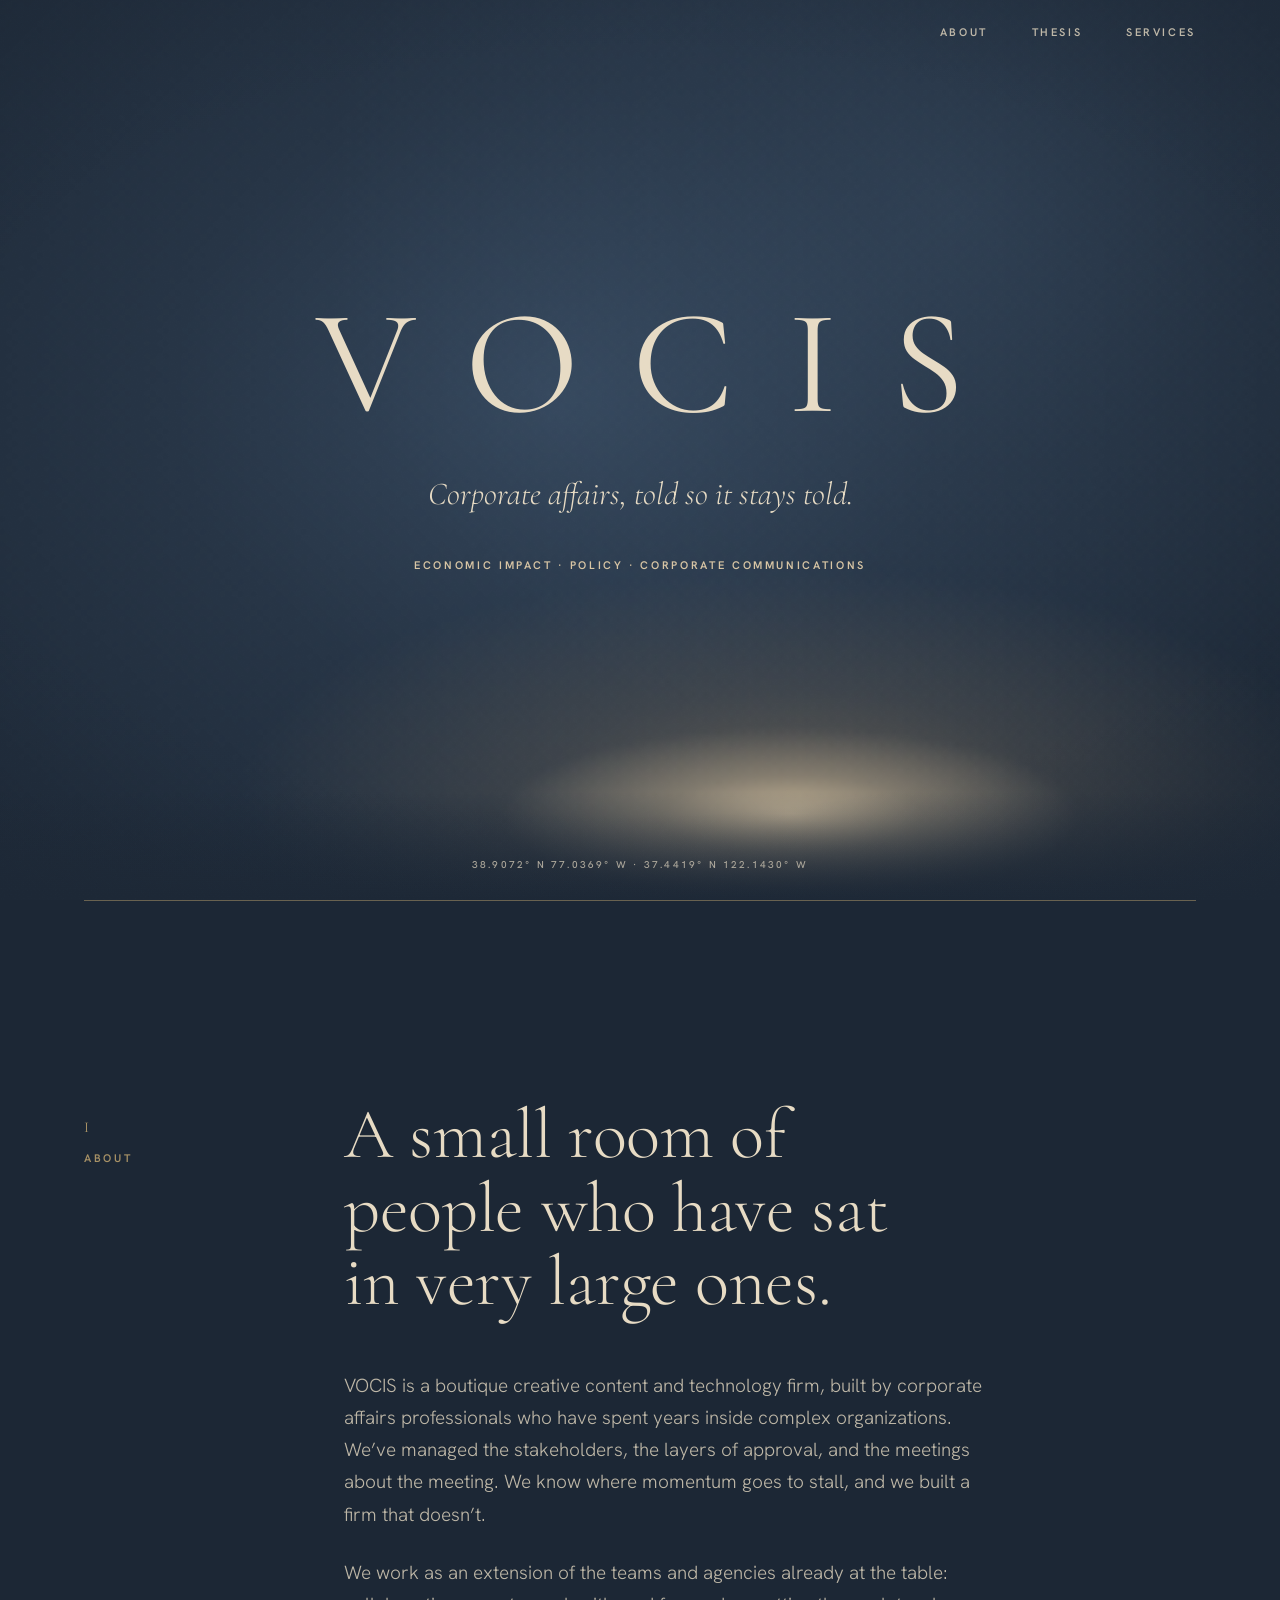
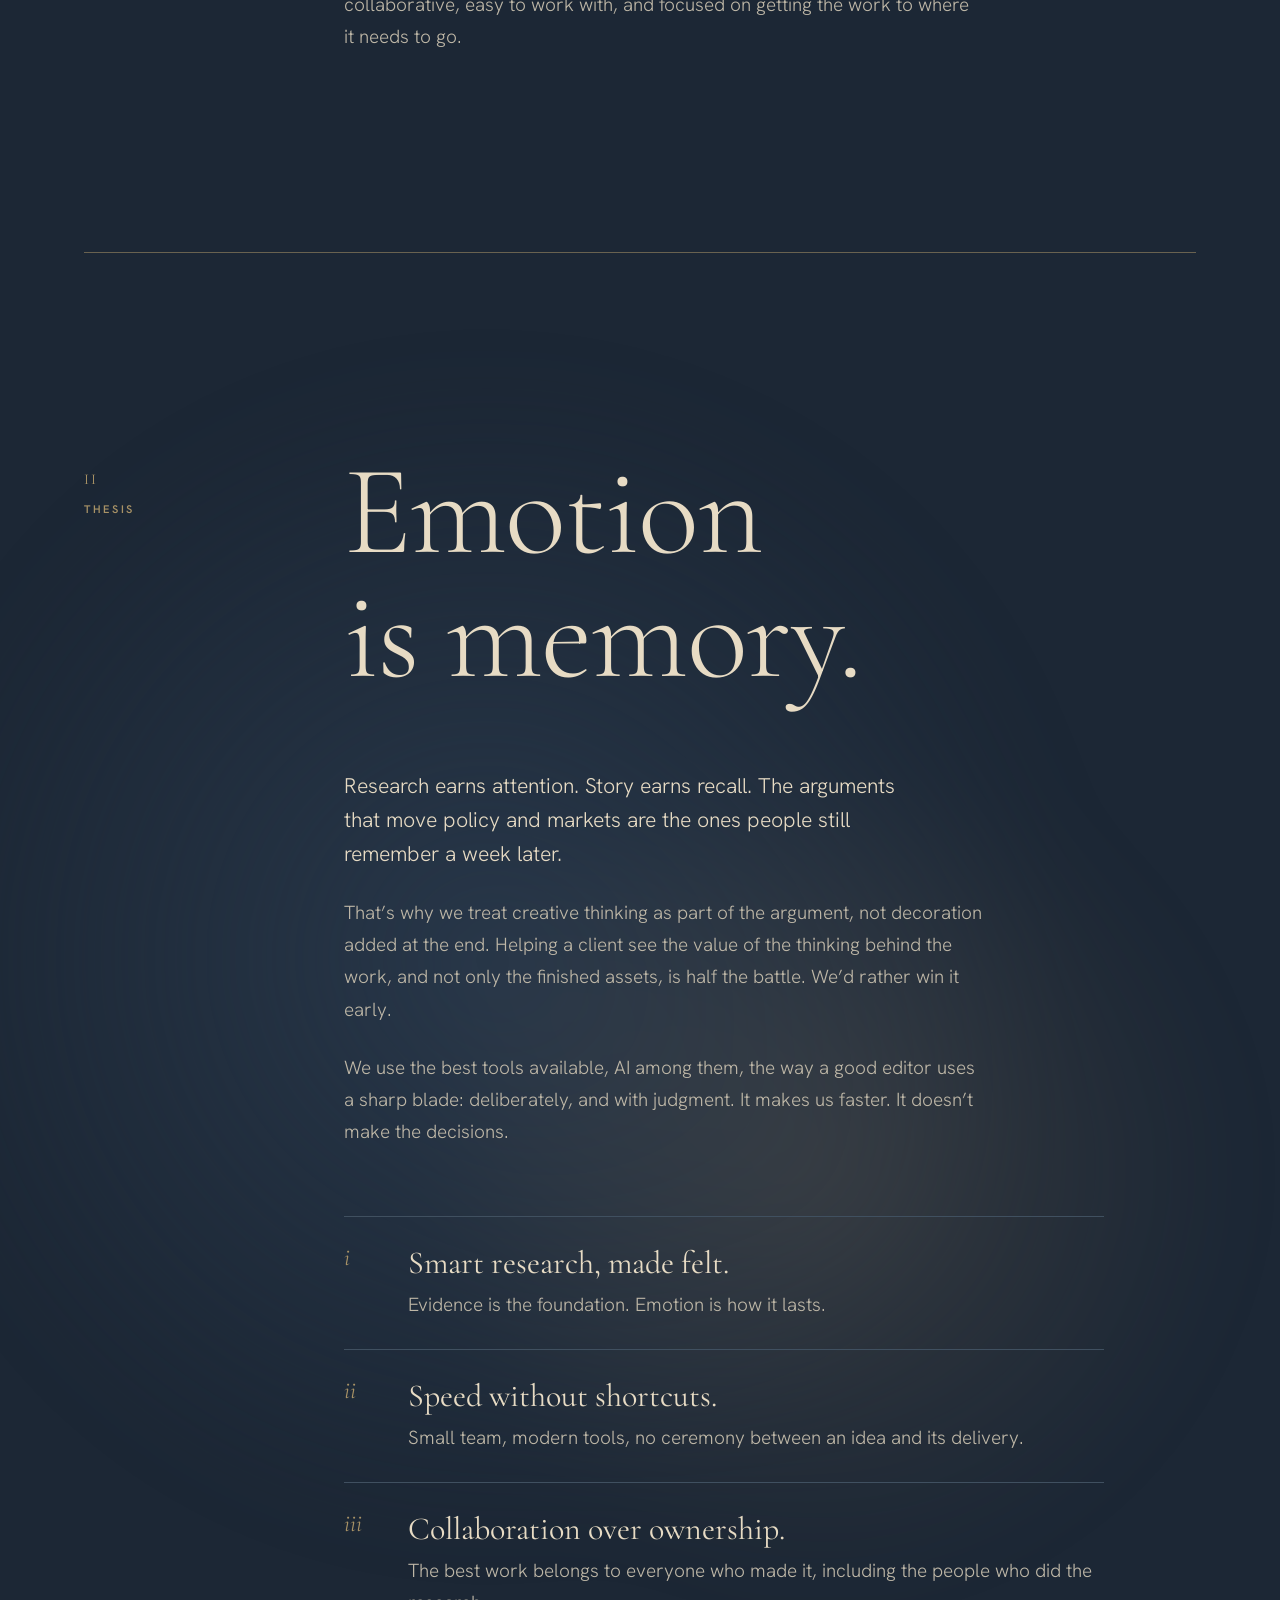
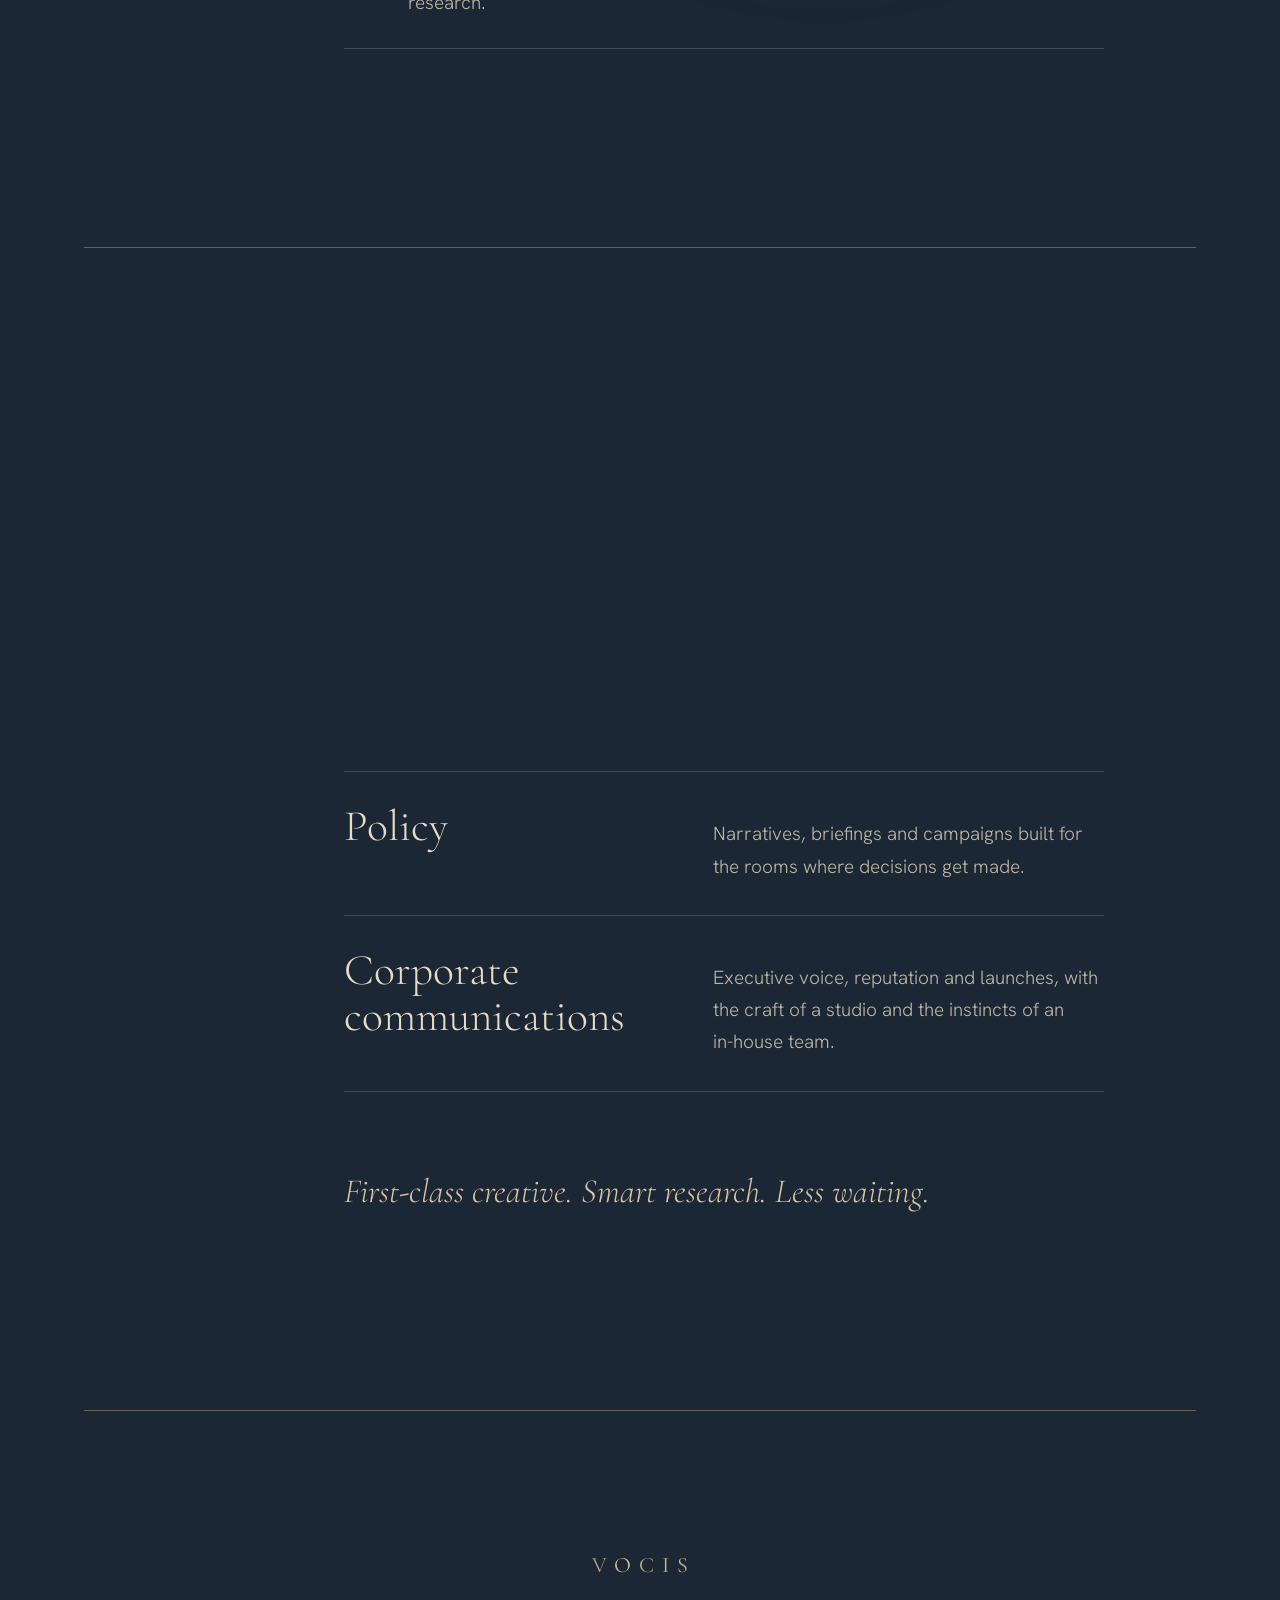
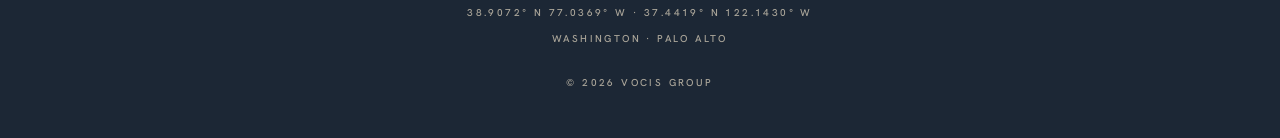
<file: index.html>
<!doctype html>
<html lang="en">
<head>
  <meta charset="utf-8">
  <meta name="viewport" content="width=device-width, initial-scale=1, viewport-fit=cover">
  <title>VOCIS</title>
  <meta name="description" content="VOCIS is a boutique creative content and technology firm for corporate affairs: economic impact, policy and corporate communications, told so it stays told.">
  <meta name="theme-color" content="#1C2735">
  <meta name="color-scheme" content="dark">
  <link rel="canonical" href="https://vocisgroup.com/">

  <meta property="og:type" content="website">
  <meta property="og:url" content="https://vocisgroup.com/">
  <meta property="og:site_name" content="VOCIS">
  <meta property="og:title" content="VOCIS">
  <meta property="og:description" content="Corporate affairs, told so it stays told.">
  <meta property="og:image" content="https://vocisgroup.com/assets/img/og-image.jpg">
  <meta property="og:image:width" content="1200">
  <meta property="og:image:height" content="630">
  <meta property="og:image:alt" content="The VOCIS wordmark on a dark navy field of soft light.">
  <meta name="twitter:card" content="summary_large_image">
  <meta name="twitter:title" content="VOCIS">
  <meta name="twitter:description" content="Corporate affairs, told so it stays told.">
  <meta name="twitter:image" content="https://vocisgroup.com/assets/img/og-image.jpg">

  <link rel="icon" href="/favicon.ico" sizes="32x32">
  <link rel="icon" href="/assets/img/favicon.svg" type="image/svg+xml">
  <link rel="apple-touch-icon" href="/assets/img/apple-touch-icon.png">

  <script>document.documentElement.className+=" js"</script>
  <link rel="preload" href="/assets/fonts/cormorant-garamond.woff2" as="font" type="font/woff2" crossorigin>
  <link rel="preload" href="/assets/fonts/hanken-grotesk.woff2" as="font" type="font/woff2" crossorigin>
  <link rel="stylesheet" href="/assets/css/main.v1.css">
  <script src="/assets/js/main.v1.js" defer></script>
</head>
<body>
  <a class="skip" href="#main">Skip to content</a>

  <header class="nav" id="nav">
    <div class="nav__inner">
      <a class="nav__mark wm" href="#top" aria-label="VOCIS, back to top">VOCIS</a>
      <nav aria-label="Sections">
        <ul class="nav__links">
          <li><a href="#about">About</a></li>
          <li><a href="#thesis">Thesis</a></li>
          <li><a href="#services">Services</a></li>
        </ul>
      </nav>
    </div>
  </header>

  <section class="hero" id="top" aria-label="Introduction">
    <canvas class="hero__field" id="field" aria-hidden="true"></canvas>
    <div class="hero__veil" aria-hidden="true"></div>
    <div class="hero__content">
      <h1 class="hero__mark wm">VOCIS</h1>
      <p class="hero__line">Corporate affairs, told so it stays told.</p>
      <p class="hero__focus label">Economic impact <span aria-hidden="true">·</span> Policy <span aria-hidden="true">·</span> Corporate communications</p>
    </div>
    <p class="hero__coords label" aria-label="Washington, DC and Palo Alto">38.9072° N 77.0369° W <span aria-hidden="true">·</span> 37.4419° N 122.1430° W</p>
  </section>

  <main id="main" tabindex="-1">

    <section class="chapter" id="about" aria-labelledby="about-title">
      <div class="chapter__index" data-reveal>
        <span class="numeral">I</span>
        <span class="label">About</span>
      </div>
      <div class="chapter__body">
        <h2 class="display" id="about-title" data-reveal>A small room of people who have sat in very large&nbsp;ones.</h2>
        <p data-reveal>VOCIS is a boutique creative content and technology firm, built by corporate affairs professionals who have spent years inside complex organizations. We’ve managed the stakeholders, the layers of approval, and the meetings about the meeting. We know where momentum goes to stall, and we built a firm that doesn’t.</p>
        <p data-reveal>We work as an extension of the teams and agencies already at the table: collaborative, easy to work with, and focused on getting the work to where it needs to go.</p>
      </div>
    </section>

    <section class="chapter chapter--thesis" id="thesis" aria-labelledby="thesis-title">
      <div class="echo" aria-hidden="true"></div>
      <div class="chapter__index" data-reveal>
        <span class="numeral">II</span>
        <span class="label">Thesis</span>
      </div>
      <div class="chapter__body">
        <h2 class="display display--xl" id="thesis-title" data-reveal>Emotion is memory.</h2>
        <p class="lede" data-reveal>Research earns attention. Story earns recall. The arguments that move policy and markets are the ones people still remember a week later.</p>
        <p data-reveal>That’s why we treat creative thinking as part of the argument, not decoration added at the end. Helping a client see the value of the thinking behind the work, and not only the finished assets, is half the battle. We’d rather win it early.</p>
        <p data-reveal>We use the best tools available, AI among them, the way a good editor uses a sharp blade: deliberately, and with judgment. It makes us faster. It doesn’t make the decisions.</p>

        <ol class="principles">
          <li data-reveal>
            <span class="principles__n" aria-hidden="true">i</span>
            <div>
              <h3>Smart research, made felt.</h3>
              <p>Evidence is the foundation. Emotion is how it lasts.</p>
            </div>
          </li>
          <li data-reveal>
            <span class="principles__n" aria-hidden="true">ii</span>
            <div>
              <h3>Speed without shortcuts.</h3>
              <p>Small team, modern tools, no ceremony between an idea and its delivery.</p>
            </div>
          </li>
          <li data-reveal>
            <span class="principles__n" aria-hidden="true">iii</span>
            <div>
              <h3>Collaboration over ownership.</h3>
              <p>The best work belongs to everyone who made it, including the people who did the research.</p>
            </div>
          </li>
        </ol>
      </div>
    </section>

    <section class="chapter" id="services" aria-labelledby="services-title">
      <div class="chapter__index" data-reveal>
        <span class="numeral">III</span>
        <span class="label">Services</span>
      </div>
      <div class="chapter__body">
        <h2 class="display" id="services-title" data-reveal>Where we work.</h2>
        <dl class="services">
          <div data-reveal>
            <dt>Economic impact</dt>
            <dd>Rigorous studies, translated into stories that policymakers, press and the public actually carry with them.</dd>
          </div>
          <div data-reveal>
            <dt>Policy</dt>
            <dd>Narratives, briefings and campaigns built for the rooms where decisions get made.</dd>
          </div>
          <div data-reveal>
            <dt>Corporate communications</dt>
            <dd>Executive voice, reputation and launches, with the craft of a studio and the instincts of an <span class="nowrap">in-house</span> team.</dd>
          </div>
        </dl>
        <p class="coda" data-reveal>First-class creative. Smart research. Less waiting.</p>
      </div>
    </section>

  </main>

  <footer class="foot">
    <p class="foot__mark wm foil">VOCIS</p>
    <p class="label foot__coords">38.9072° N 77.0369° W <span aria-hidden="true">·</span> 37.4419° N 122.1430° W</p>
    <p class="label">Washington <span aria-hidden="true">·</span> Palo Alto</p>
    <p class="label foot__copy">© 2026 VOCIS Group</p>
  </footer>
</body>
</html>
</file>
<file: assets/css/main.v1.css>
/* VOCIS — Cinematic. Ink Navy and Sand.
   Palette is fixed: use the tokens below and nothing else. */

@font-face {
  font-family: "Cormorant Garamond";
  src: url("/assets/fonts/cormorant-garamond.woff2") format("woff2");
  font-weight: 300 400;
  font-style: normal;
  font-display: swap;
}
@font-face {
  font-family: "Cormorant Garamond";
  src: url("/assets/fonts/cormorant-garamond-italic.woff2") format("woff2");
  font-weight: 300 400;
  font-style: italic;
  font-display: swap;
}
@font-face {
  font-family: "Hanken Grotesk";
  src: url("/assets/fonts/hanken-grotesk.woff2") format("woff2");
  font-weight: 300 600;
  font-style: normal;
  font-display: swap;
}

:root {
  --deep: #1C2735;
  --on-deep: #E7DBC4;
  --slate: #5E7183;
  --sand: #D8C5A4;
  --linen: #E8DFCF;
  --bone: #F4EEE4;
  --brass: #A89266;

  /* Glow stops (hero field) */
  --glow-1: #1C2735;
  --glow-2: #2D3E52;
  --glow-3: #8D7B62;
  --glow-4: #D8C5A4;

  /* Derived from the palette */
  --text: var(--on-deep);
  --text-soft: color-mix(in srgb, var(--on-deep) 80%, var(--deep));
  --hair: color-mix(in srgb, var(--brass) 55%, var(--deep));
  --hair-quiet: color-mix(in srgb, var(--slate) 55%, var(--deep));

  --serif: "Cormorant Garamond", Garamond, "Times New Roman", serif;
  --sans: "Hanken Grotesk", "Helvetica Neue", Helvetica, Arial, sans-serif;
  --ease: cubic-bezier(0.22, 0.61, 0.36, 1);
  --ease-slow: cubic-bezier(0.16, 1, 0.3, 1);
  --gutter: clamp(20px, 5vw, 64px);
  --nav-h: 64px;

  --grain: url("data:image/svg+xml,%3Csvg xmlns='http://www.w3.org/2000/svg' width='200' height='200'%3E%3Cfilter id='n'%3E%3CfeTurbulence type='fractalNoise' baseFrequency='0.85' numOctaves='2' stitchTiles='stitch'/%3E%3CfeColorMatrix values='0 0 0 0 1 0 0 0 0 1 0 0 0 0 1 0 0 0 0.9 0'/%3E%3C/filter%3E%3Crect width='100%25' height='100%25' filter='url(%23n)'/%3E%3C/svg%3E");

  color-scheme: dark;
}

*, *::before, *::after { box-sizing: border-box; }

html {
  background: var(--deep);
  scroll-behavior: smooth;
  scroll-padding-top: var(--nav-h);
  -webkit-text-size-adjust: 100%;
  text-size-adjust: 100%;
}

body {
  margin: 0;
  background: var(--deep);
  color: var(--text);
  font-family: var(--sans);
  font-weight: 300;
  font-size: clamp(16px, 0.35vw + 15px, 19px);
  line-height: 1.7;
  -webkit-font-smoothing: antialiased;
  -moz-osx-font-smoothing: grayscale;
  text-rendering: optimizeLegibility;
  font-kerning: normal;
  overflow-x: hidden;
}

/* Film grain: felt, not seen */
body::after {
  content: "";
  position: fixed;
  inset: 0;
  z-index: 50;
  pointer-events: none;
  background-image: var(--grain);
  background-size: 200px 200px;
  opacity: 0.045;
  mix-blend-mode: soft-light;
}

::selection { background: var(--sand); color: var(--deep); }

a { color: inherit; text-decoration: none; }

:focus-visible {
  outline: 1px solid var(--brass);
  outline-offset: 5px;
  border-radius: 1px;
}

p, h1, h2, h3, dl, dd, ol { margin: 0; }

/* ---------- Atoms ---------- */

.wm {
  font-family: var(--serif);
  font-weight: 400;
  text-transform: uppercase;
  letter-spacing: 0.36em;
  padding-left: 0.36em; /* optical centring */
  line-height: 1;
  white-space: nowrap;
}

.label {
  font-family: var(--sans);
  font-weight: 600;
  font-size: 11px;
  line-height: 1.4;
  letter-spacing: 0.24em;
  text-transform: uppercase;
  font-variant-numeric: tabular-nums;
}

.numeral {
  font-family: var(--serif);
  font-weight: 400;
  font-size: 15px;
  letter-spacing: 0.12em;
  color: var(--brass);
}

.display {
  font-family: var(--serif);
  font-weight: 300;
  font-size: clamp(36px, 4.6vw + 12px, 72px);
  line-height: 1.04;
  letter-spacing: -0.005em;
  text-wrap: balance;
  color: var(--text);
}
.display--xl {
  font-size: clamp(54px, 9vw + 12px, 148px);
  line-height: 0.98;
  letter-spacing: -0.015em;
}

.foil {
  background: linear-gradient(100deg, var(--brass) 0%, var(--sand) 42%, var(--brass) 58%, var(--sand) 78%, var(--brass) 100%);
  -webkit-background-clip: text;
  background-clip: text;
  color: transparent;
}

.skip {
  position: fixed;
  left: 16px;
  top: 12px;
  z-index: 60;
  padding: 10px 14px;
  background: var(--on-deep);
  color: var(--deep);
  font: 600 12px/1 var(--sans);
  letter-spacing: 0.12em;
  text-transform: uppercase;
  transform: translateY(-160%);
  transition: transform 0.2s var(--ease);
}
.skip:focus { transform: none; }

main:focus { outline: none; }
.nowrap { white-space: nowrap; }

/* ---------- Navigation ---------- */

.nav {
  position: fixed;
  inset: 0 0 auto 0;
  z-index: 40;
  height: calc(var(--nav-h) + env(safe-area-inset-top, 0px));
  padding-top: env(safe-area-inset-top, 0px);
  transition: background-color 0.6s var(--ease), border-color 0.6s var(--ease), opacity 1s var(--ease);
  border-bottom: 1px solid transparent;
}
.nav.is-scrolled {
  background: color-mix(in srgb, var(--deep) 92%, transparent);
  border-bottom-color: var(--hair);
  -webkit-backdrop-filter: blur(10px);
  backdrop-filter: blur(10px);
}
.nav__inner {
  height: 100%;
  max-width: 1240px;
  margin: 0 auto;
  padding: 0 max(var(--gutter), env(safe-area-inset-left, 0px)) 0 max(var(--gutter), env(safe-area-inset-right, 0px));
  display: flex;
  align-items: center;
  justify-content: space-between;
  gap: 16px;
}
.nav__mark {
  font-size: 15px;
  padding-left: 0;
  color: var(--text);
  opacity: 0;
  transition: opacity 0.6s var(--ease);
}
.nav.is-past .nav__mark,
.nav__mark:focus-visible { opacity: 1; }
html:not(.js) .nav__mark { opacity: 1; }
.nav__links {
  list-style: none;
  margin: 0;
  padding: 0;
  display: flex;
  gap: clamp(18px, 3.4vw, 44px);
}
.nav__links a {
  display: inline-block;
  padding: 12px 0;
  font: 600 11px/1 var(--sans);
  letter-spacing: 0.24em;
  text-transform: uppercase;
  color: var(--text-soft);
  position: relative;
  transition: color 0.3s var(--ease);
}
.nav__links a::after {
  content: "";
  position: absolute;
  left: 0;
  right: 0.24em;
  bottom: 6px;
  height: 1px;
  background: var(--brass);
  transform: scaleX(0);
  transform-origin: left;
  transition: transform 0.45s var(--ease);
}
.nav__links a:hover,
.nav__links a.is-current { color: var(--text); }
.nav__links a:hover::after,
.nav__links a.is-current::after { transform: scaleX(1); }

/* ---------- Hero ---------- */

.hero {
  position: relative;
  min-height: 100vh;
  min-height: 100svh;
  display: grid;
  place-items: center;
  overflow: hidden;
  isolation: isolate;
  /* No-JS fallback: a still, intentional field */
  background:
    radial-gradient(ellipse 22% 9% at 65% 88%, color-mix(in srgb, var(--glow-4) 42%, transparent) 0%, transparent 100%),
    radial-gradient(ellipse 40% 16% at 62% 86%, color-mix(in srgb, var(--glow-3) 40%, transparent) 0%, transparent 100%),
    radial-gradient(ellipse 60% 55% at 36% 40%, color-mix(in srgb, var(--glow-2) 70%, transparent) 0%, transparent 100%),
    var(--glow-1);
}
.js .hero { background: var(--glow-1); }

.hero__field {
  position: absolute;
  inset: -4%;
  width: 108%;
  height: 108%;
  z-index: -2;
  display: block;
}
.hero__veil {
  position: absolute;
  inset: 0;
  z-index: -1;
  pointer-events: none;
  background:
    radial-gradient(ellipse 110% 85% at 50% 48%, transparent 50%, color-mix(in srgb, var(--deep) 75%, transparent) 100%),
    linear-gradient(to bottom, transparent 88%, var(--deep) 100%);
}

.hero__content {
  display: flex;
  flex-direction: column;
  align-items: center;
  text-align: center;
  padding: 0 var(--gutter);
  margin-top: -4vh;
}
.hero__mark {
  margin: 0;
  font-size: clamp(54px, 11vw + 8px, 176px);
  color: var(--on-deep);
}
.hero__line {
  margin-top: clamp(22px, 3vw, 36px);
  font-family: var(--serif);
  font-style: italic;
  font-weight: 300;
  font-size: clamp(20px, 1.4vw + 14px, 32px);
  line-height: 1.25;
  color: var(--text);
  text-wrap: balance;
}
.hero__focus {
  margin-top: clamp(26px, 3.4vw, 44px);
  color: var(--sand);
  text-wrap: balance;
}
.hero__coords {
  position: absolute;
  left: 0;
  right: 0;
  bottom: calc(28px + env(safe-area-inset-bottom, 0px));
  text-align: center;
  font-size: 10px;
  font-weight: 500;
  letter-spacing: 0.22em;
  color: color-mix(in srgb, var(--on-deep) 70%, var(--deep));
  padding: 0 var(--gutter);
}

/* Load sequence: light rises (canvas), then mark, line, focus, coords, nav. Runs once. */
.js .hero__mark,
.js .hero__line,
.js .hero__focus,
.js .hero__coords,
.js .nav { opacity: 0; }
.js .hero__mark { letter-spacing: 0.5em; padding-left: 0.5em; filter: blur(8px); }
.js .hero__line,
.js .hero__focus { transform: translateY(10px); }

.is-ready .hero__mark {
  opacity: 1;
  letter-spacing: 0.36em;
  padding-left: 0.36em;
  filter: blur(0);
  transition:
    opacity 1.6s var(--ease) 0.7s,
    filter 1.6s var(--ease) 0.7s,
    letter-spacing 2.4s var(--ease-slow) 0.7s,
    padding-left 2.4s var(--ease-slow) 0.7s;
}
.is-ready .hero__line {
  opacity: 1;
  transform: none;
  transition: opacity 1.2s var(--ease) 1.6s, transform 1.2s var(--ease) 1.6s;
}
.is-ready .hero__focus {
  opacity: 1;
  transform: none;
  transition: opacity 1.2s var(--ease) 1.9s, transform 1.2s var(--ease) 1.9s;
}
.is-ready .hero__coords {
  opacity: 1;
  transition: opacity 1.4s var(--ease) 2.2s;
}
.is-ready .nav {
  opacity: 1;
  transition: opacity 1.2s var(--ease) 2.3s, background-color 0.6s var(--ease), border-color 0.6s var(--ease);
}
.is-settled .nav { transition: background-color 0.6s var(--ease), border-color 0.6s var(--ease); }

/* ---------- Chapters ---------- */

main { position: relative; }

.chapter {
  position: relative;
  max-width: 1240px;
  margin: 0 auto;
  padding: clamp(112px, 22vh, 240px) var(--gutter);
  display: grid;
  grid-template-columns: minmax(0, 1fr);
  gap: 28px;
  isolation: isolate;
}
.chapter::before {
  content: "";
  position: absolute;
  top: 0;
  left: var(--gutter);
  right: var(--gutter);
  height: 1px;
  background: var(--hair);
}

.chapter__index {
  display: flex;
  align-items: baseline;
  gap: 14px;
  color: var(--brass);
}
.chapter__index .label { color: var(--brass); }

.chapter__body {
  display: flex;
  flex-direction: column;
  gap: 1.35em;
  max-width: 62ch;
}
.chapter__body > .display { margin-bottom: 0.35em; max-width: 18ch; }
.chapter__body > .display--xl { max-width: none; }
.chapter__body > p { color: var(--text-soft); max-width: 58ch; }
.chapter__body > .lede {
  color: var(--text);
  font-size: 1.12em;
  line-height: 1.6;
  max-width: 46ch;
}

@media (min-width: 900px) {
  .chapter {
    grid-template-columns: 220px minmax(0, 1fr);
    gap: 40px;
  }
  .chapter__index {
    flex-direction: column;
    gap: 10px;
    align-self: start;
    padding-top: 0.9em;
  }
  .chapter__body { max-width: 760px; }
}

/* Thesis: a faint, slow echo of the hero light */
/* Full-bleed so the glow is never clipped, with the same content column as the other chapters. */
.chapter--thesis {
  --edge: max(var(--gutter), calc((100% - 1240px) / 2 + var(--gutter)));
  max-width: none;
  overflow: hidden;
  padding-left: var(--edge);
  padding-right: var(--edge);
}
.chapter--thesis::before { left: var(--edge); right: var(--edge); }
.chapter--thesis > .chapter__index,
.chapter--thesis > .chapter__body { position: relative; }
.echo {
  position: absolute;
  inset: 0;
  z-index: -1;
  pointer-events: none;
  overflow: hidden;
}
.echo::before {
  content: "";
  position: absolute;
  width: 120vmax;
  height: 120vmax;
  left: 50%;
  top: 50%;
  margin: -60vmax 0 0 -60vmax;
  background:
    radial-gradient(circle at 62% 58%, color-mix(in srgb, var(--glow-3) 22%, transparent) 0%, transparent 32%),
    radial-gradient(circle at 40% 44%, color-mix(in srgb, var(--glow-2) 70%, transparent) 0%, transparent 46%);
  filter: blur(40px);
  animation: drift 48s ease-in-out infinite alternate;
}
@keyframes drift {
  0%   { transform: translate3d(-6%, 3%, 0) rotate(0deg) scale(1); }
  50%  { transform: translate3d(4%, -2%, 0) rotate(8deg) scale(1.06); }
  100% { transform: translate3d(7%, 4%, 0) rotate(-4deg) scale(0.98); }
}

/* Principles */
.principles {
  list-style: none;
  padding: 0;
  margin-top: 2.2em;
  border-bottom: 1px solid var(--hair-quiet);
}
.principles li {
  display: grid;
  grid-template-columns: 52px minmax(0, 1fr);
  gap: 12px;
  padding: 28px 0;
  border-top: 1px solid var(--hair-quiet);
}
.principles__n {
  font-family: var(--serif);
  font-style: italic;
  font-weight: 400;
  font-size: 24px;
  line-height: 1.1;
  color: var(--brass);
}
.principles h3 {
  font-family: var(--serif);
  font-weight: 400;
  font-size: clamp(24px, 1.2vw + 18px, 32px);
  line-height: 1.12;
  margin: 0 0 8px;
  color: var(--text);
}
.principles p { color: var(--text-soft); }

/* Services */
.services { margin-top: 1.4em; border-bottom: 1px solid var(--hair-quiet); }
.services > div {
  display: grid;
  grid-template-columns: minmax(0, 1fr);
  gap: 10px;
  padding: 32px 0;
  border-top: 1px solid var(--hair-quiet);
}
.services dt {
  font-family: var(--serif);
  font-weight: 300;
  font-size: clamp(28px, 2vw + 18px, 44px);
  line-height: 1.06;
  color: var(--text);
}
.services dd { color: var(--text-soft); max-width: 44ch; }
@media (min-width: 720px) {
  .services > div {
    grid-template-columns: minmax(0, 0.95fr) minmax(0, 1.1fr);
    gap: 32px;
    align-items: baseline;
  }
}
.coda {
  margin-top: 1.6em;
  font-family: var(--serif);
  font-style: italic;
  font-weight: 300;
  font-size: clamp(24px, 1.4vw + 16px, 36px) !important;
  line-height: 1.2;
  color: var(--sand) !important;
  text-wrap: balance;
}

/* ---------- Footer ---------- */

.foot {
  position: relative;
  max-width: 1240px;
  margin: 0 auto;
  padding: clamp(96px, 16vh, 180px) var(--gutter) calc(48px + env(safe-area-inset-bottom, 0px));
  display: flex;
  flex-direction: column;
  align-items: center;
  text-align: center;
  gap: 12px;
}
.foot::before {
  content: "";
  position: absolute;
  top: 0;
  left: var(--gutter);
  right: var(--gutter);
  height: 1px;
  background: var(--hair);
}
.foot__mark { font-size: 22px; margin-bottom: 18px; }
.foot .label { color: color-mix(in srgb, var(--on-deep) 70%, var(--deep)); font-size: 10px; font-weight: 500; }
.foot__copy { margin-top: 18px; }

/* ---------- Reveal on scroll ---------- */

.js [data-reveal] {
  opacity: 0;
  transform: translate3d(0, 12px, 0);
  transition: opacity 1.1s var(--ease), transform 1.1s var(--ease);
  transition-delay: calc(var(--i, 0) * 80ms);
}
.js [data-reveal].is-in { opacity: 1; transform: none; }

/* ---------- 404 ---------- */

.lost {
  min-height: 100vh;
  min-height: 100svh;
  display: grid;
  place-items: center;
  text-align: center;
  padding: var(--gutter);
  background:
    radial-gradient(ellipse 50% 30% at 62% 88%, color-mix(in srgb, var(--glow-3) 40%, transparent) 0%, transparent 70%),
    radial-gradient(ellipse 80% 60% at 35% 35%, color-mix(in srgb, var(--glow-2) 80%, transparent) 0%, transparent 70%),
    var(--glow-1);
}
.lost__inner { display: flex; flex-direction: column; align-items: center; gap: 28px; }
.lost__mark { font-size: clamp(40px, 7vw, 84px); }
.lost__line { font-family: var(--serif); font-style: italic; font-weight: 300; font-size: clamp(22px, 2vw + 12px, 32px); }
.lost__home { color: var(--sand); padding: 10px 0; border-bottom: 1px solid var(--brass); }

/* ---------- Motion preferences ---------- */

@media (prefers-reduced-motion: reduce) {
  html { scroll-behavior: auto; }
  *, *::before, *::after {
    animation: none !important;
    transition-duration: 0.01ms !important;
    transition-delay: 0s !important;
  }
  .js .hero__mark,
  .js .hero__line,
  .js .hero__focus,
  .js .hero__coords,
  .js .nav,
  .js [data-reveal] {
    opacity: 1;
    transform: none;
    filter: none;
  }
  .js .hero__mark { letter-spacing: 0.36em; padding-left: 0.36em; }
}

@media (max-width: 420px) {
  .nav__links { gap: 16px; }
  .nav__links a { font-size: 10px; letter-spacing: 0.2em; }
  .nav__mark { font-size: 13px; letter-spacing: 0.3em; }
}

@media print {
  body::after, .hero__field, .echo, .nav { display: none; }
  .js [data-reveal], .js .hero__mark, .js .hero__line, .js .hero__focus, .js .hero__coords { opacity: 1; transform: none; filter: none; }
}
</file>
